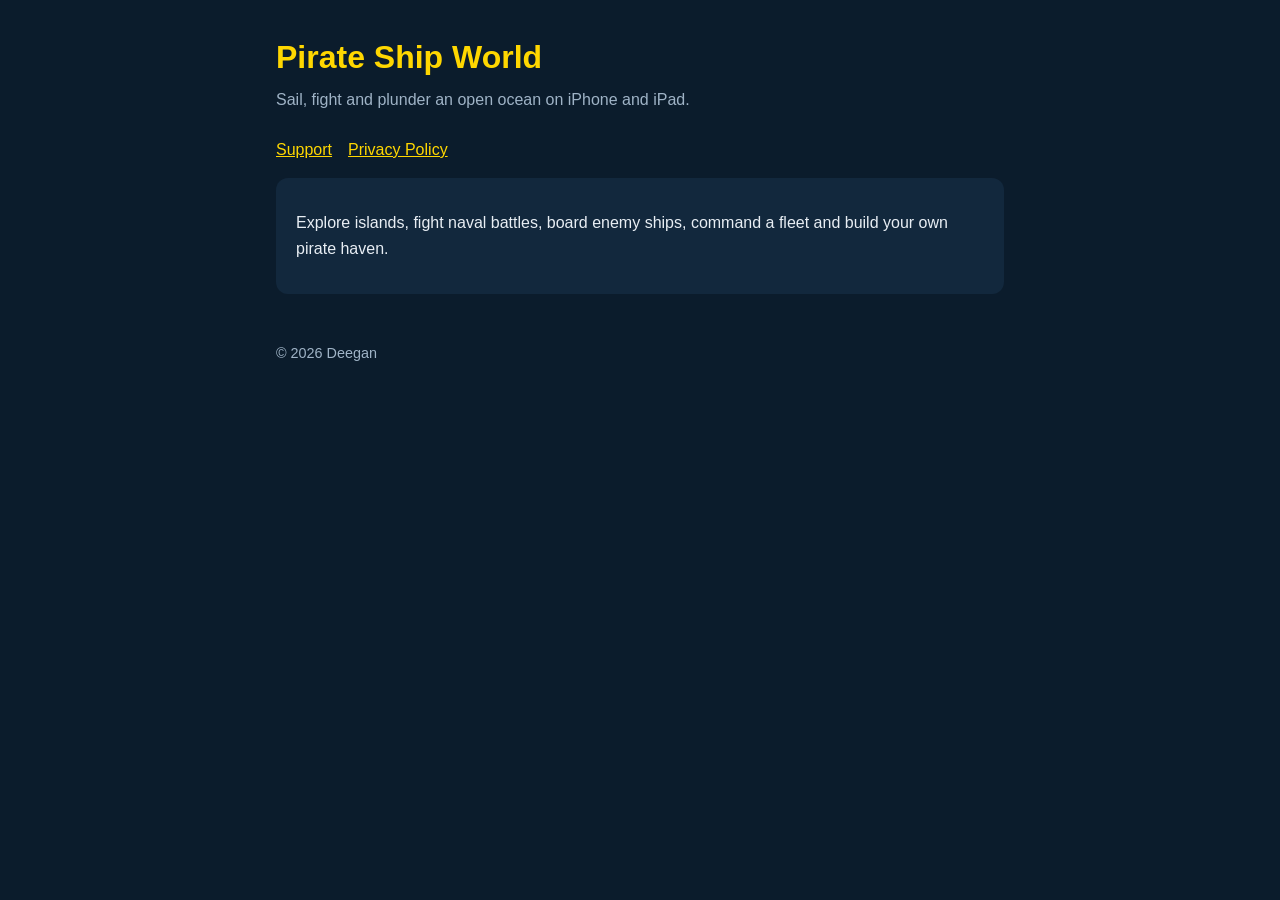
<file: index.html>
<!doctype html><html lang="en"><head><meta charset="utf-8"><meta name="viewport" content="width=device-width,initial-scale=1">
<title>Pirate Ship World</title><link rel="stylesheet" href="style.css"></head><body><main>
<h1>Pirate Ship World</h1><p class="sub">Sail, fight and plunder an open ocean on iPhone and iPad.</p>
<nav><a href="support.html">Support</a><a href="privacy.html">Privacy Policy</a></nav>
<div class="card"><p>Explore islands, fight naval battles, board enemy ships, command a fleet and build your own pirate haven.</p></div>
<footer>© 2026 Deegan</footer></main></body></html>
</file>
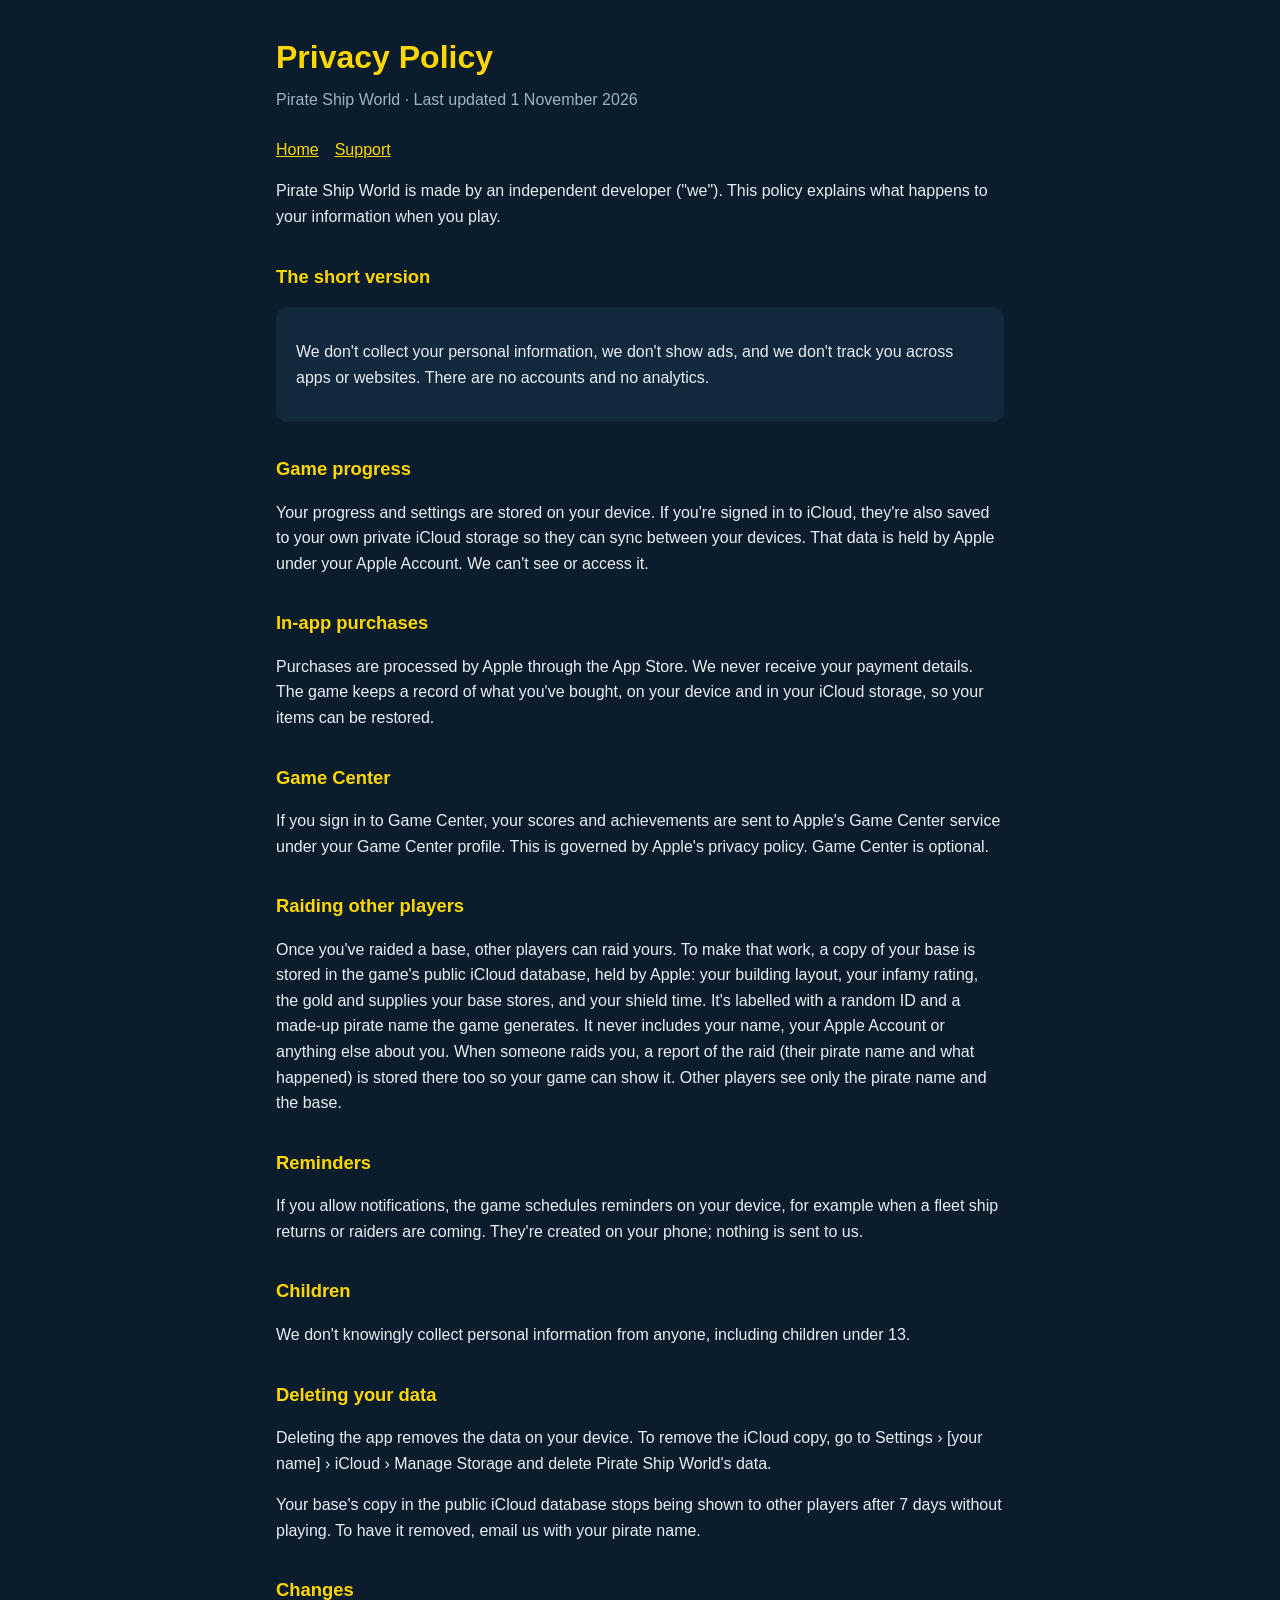
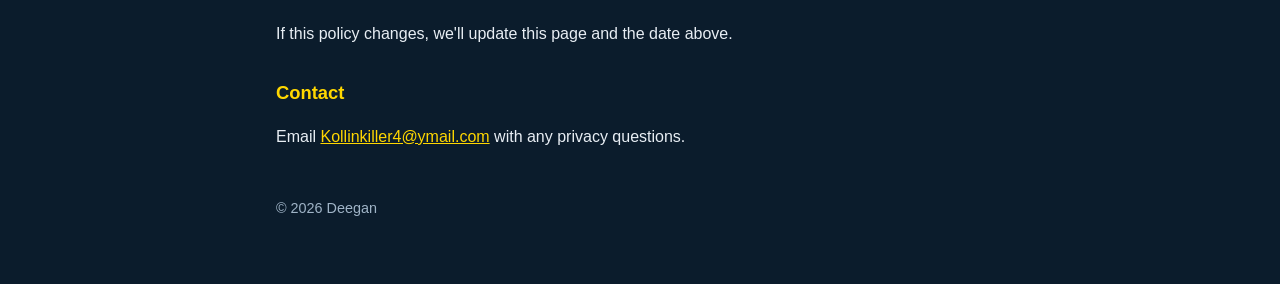
<file: privacy.html>
<!doctype html><html lang="en"><head><meta charset="utf-8"><meta name="viewport" content="width=device-width,initial-scale=1">
<title>Pirate Ship World Privacy</title><link rel="stylesheet" href="style.css"></head><body><main>
<h1>Privacy Policy</h1><p class="sub">Pirate Ship World · Last updated 1 November 2026</p>
<nav><a href="index.html">Home</a><a href="support.html">Support</a></nav>
<p>Pirate Ship World is made by an independent developer ("we"). This policy explains what happens to your information when you play.</p>
<h2>The short version</h2>
<div class="card"><p>We don't collect your personal information, we don't show ads, and we don't track you across apps or websites. There are no accounts and no analytics.</p></div>
<h2>Game progress</h2>
<p>Your progress and settings are stored on your device. If you're signed in to iCloud, they're also saved to your own private iCloud storage so they can sync between your devices. That data is held by Apple under your Apple Account. We can't see or access it.</p>
<h2>In-app purchases</h2>
<p>Purchases are processed by Apple through the App Store. We never receive your payment details. The game keeps a record of what you've bought, on your device and in your iCloud storage, so your items can be restored.</p>
<h2>Game Center</h2>
<p>If you sign in to Game Center, your scores and achievements are sent to Apple's Game Center service under your Game Center profile. This is governed by Apple's privacy policy. Game Center is optional.</p>
<h2>Raiding other players</h2>
<p>Once you've raided a base, other players can raid yours. To make that work, a copy of your base is stored in the game's public iCloud database, held by Apple: your building layout, your infamy rating, the gold and supplies your base stores, and your shield time. It's labelled with a random ID and a made-up pirate name the game generates. It never includes your name, your Apple Account or anything else about you. When someone raids you, a report of the raid (their pirate name and what happened) is stored there too so your game can show it. Other players see only the pirate name and the base.</p>
<h2>Reminders</h2>
<p>If you allow notifications, the game schedules reminders on your device, for example when a fleet ship returns or raiders are coming. They're created on your phone; nothing is sent to us.</p>
<h2>Children</h2>
<p>We don't knowingly collect personal information from anyone, including children under 13.</p>
<h2>Deleting your data</h2>
<p>Deleting the app removes the data on your device. To remove the iCloud copy, go to Settings › [your name] › iCloud › Manage Storage and delete Pirate Ship World's data.</p>
<p>Your base's copy in the public iCloud database stops being shown to other players after 7 days without playing. To have it removed, email us with your pirate name.</p>
<h2>Changes</h2>
<p>If this policy changes, we'll update this page and the date above.</p>
<h2>Contact</h2>
<p>Email <a href="mailto:Kollinkiller4@ymail.com">Kollinkiller4@ymail.com</a> with any privacy questions.</p>
<footer>© 2026 Deegan</footer></main></body></html>
</file>
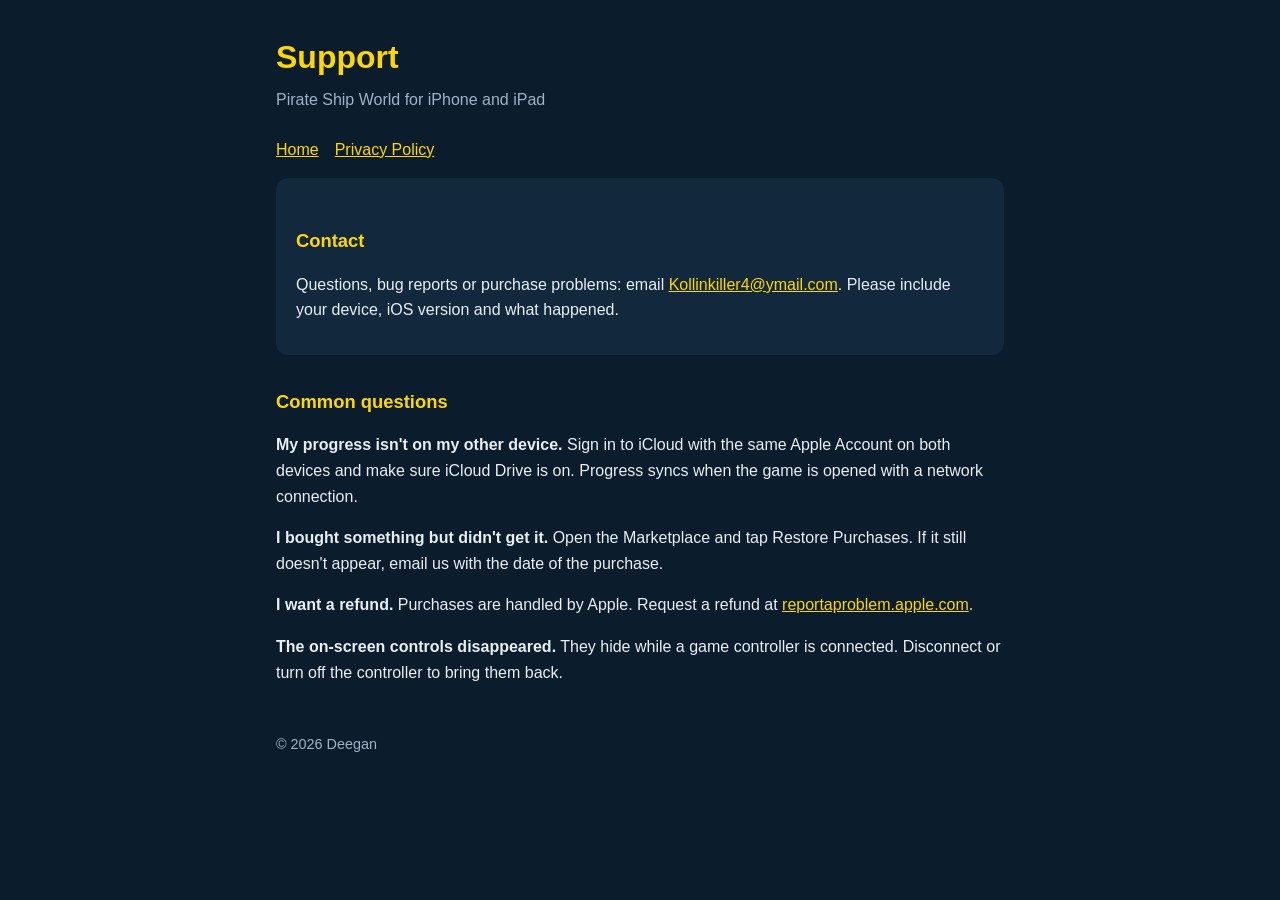
<file: support.html>
<!doctype html><html lang="en"><head><meta charset="utf-8"><meta name="viewport" content="width=device-width,initial-scale=1">
<title>Pirate Ship World Support</title><link rel="stylesheet" href="style.css"></head><body><main>
<h1>Support</h1><p class="sub">Pirate Ship World for iPhone and iPad</p>
<nav><a href="index.html">Home</a><a href="privacy.html">Privacy Policy</a></nav>
<div class="card"><h2>Contact</h2><p>Questions, bug reports or purchase problems: email <a href="mailto:Kollinkiller4@ymail.com">Kollinkiller4@ymail.com</a>. Please include your device, iOS version and what happened.</p></div>
<h2>Common questions</h2>
<p><strong>My progress isn't on my other device.</strong> Sign in to iCloud with the same Apple Account on both devices and make sure iCloud Drive is on. Progress syncs when the game is opened with a network connection.</p>
<p><strong>I bought something but didn't get it.</strong> Open the Marketplace and tap Restore Purchases. If it still doesn't appear, email us with the date of the purchase.</p>
<p><strong>I want a refund.</strong> Purchases are handled by Apple. Request a refund at <a href="https://reportaproblem.apple.com">reportaproblem.apple.com</a>.</p>
<p><strong>The on-screen controls disappeared.</strong> They hide while a game controller is connected. Disconnect or turn off the controller to bring them back.</p>
<footer>© 2026 Deegan</footer></main></body></html>
</file>
<file: style.css>
:root{--bg:#0b1c2c;--panel:#12283d;--text:#e8eef4;--muted:#9fb3c6;--gold:#ffd700}
*{box-sizing:border-box}body{margin:0;background:var(--bg);color:var(--text);font:16px/1.6 -apple-system,BlinkMacSystemFont,"Segoe UI",sans-serif}
main{max-width:760px;margin:0 auto;padding:32px 16px 64px}h1{color:var(--gold);margin:0 0 4px}h2{color:var(--gold);font-size:1.15rem;margin-top:32px}
.sub{color:var(--muted);margin:0 0 24px}a{color:var(--gold)}nav a{margin-right:16px}.card{background:var(--panel);border-radius:12px;padding:16px 20px;margin:16px 0}
footer{color:var(--muted);font-size:.9rem;margin-top:48px}
</file>
